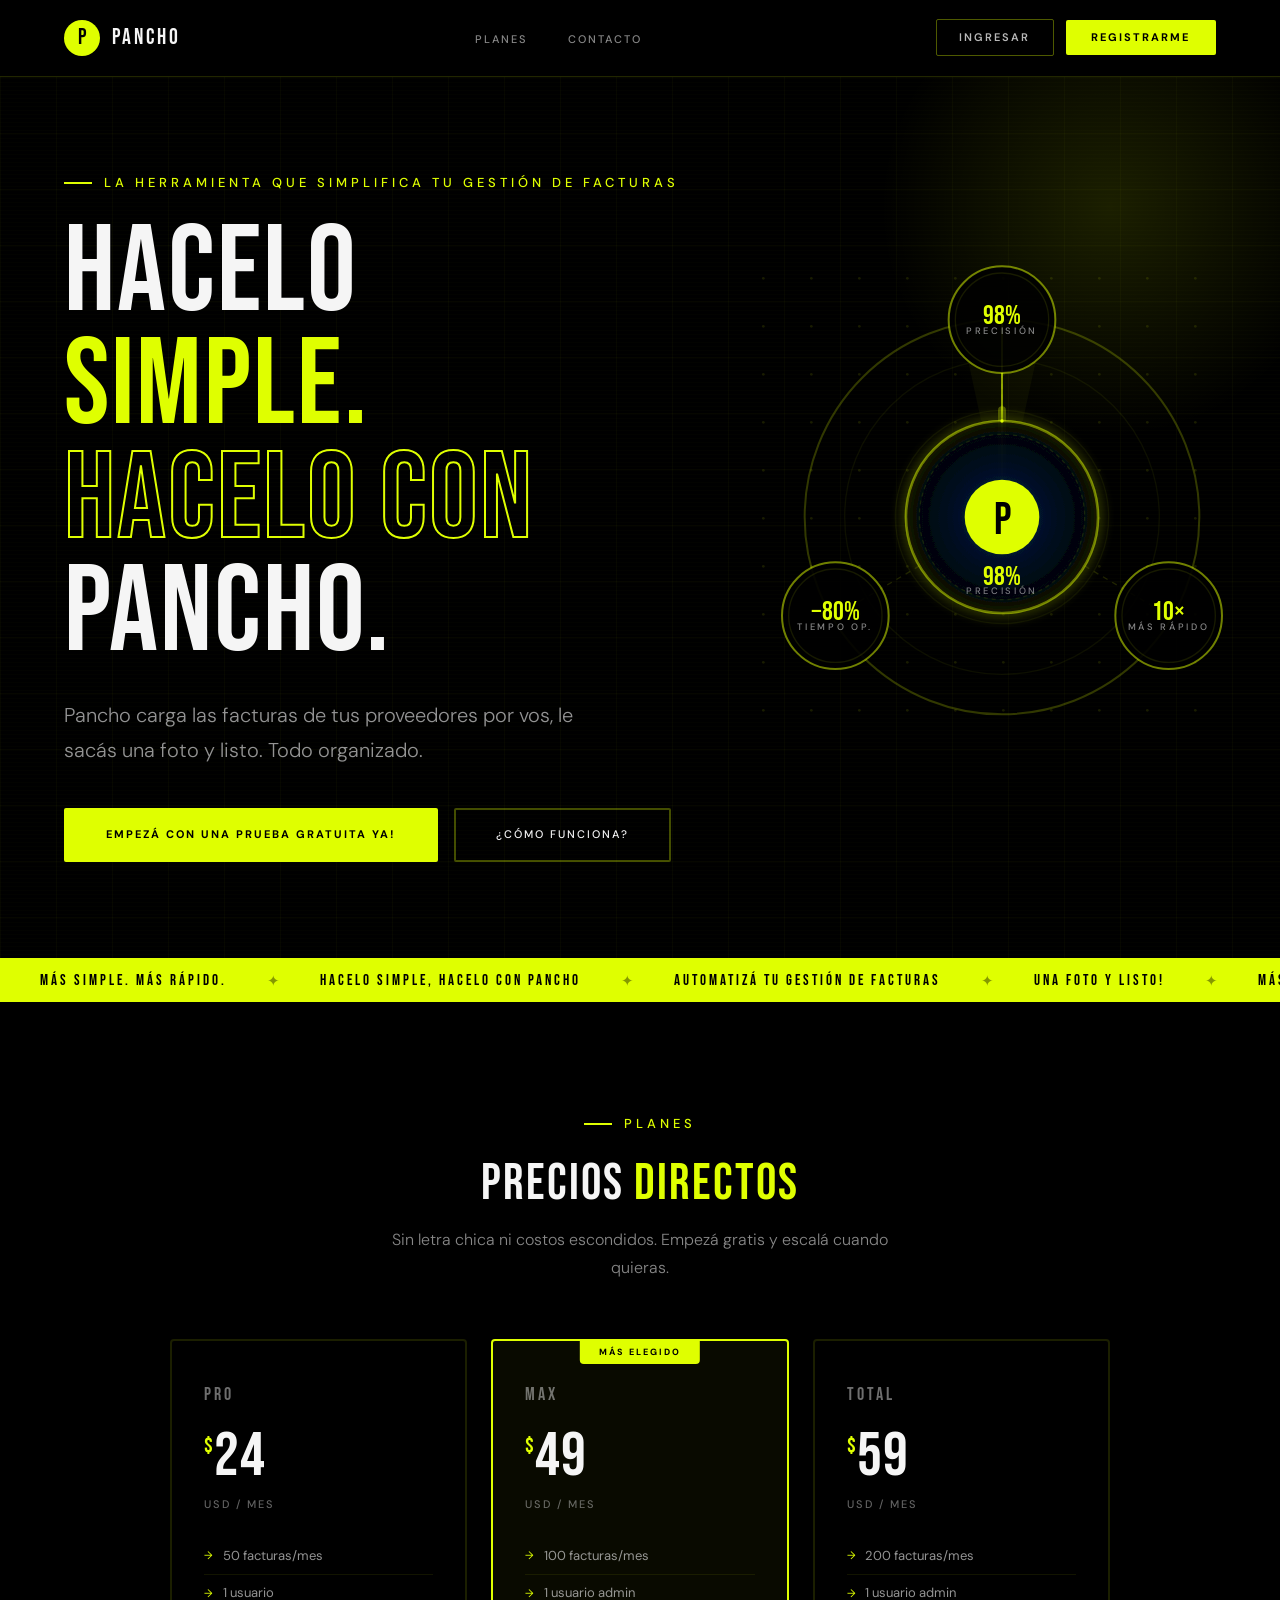
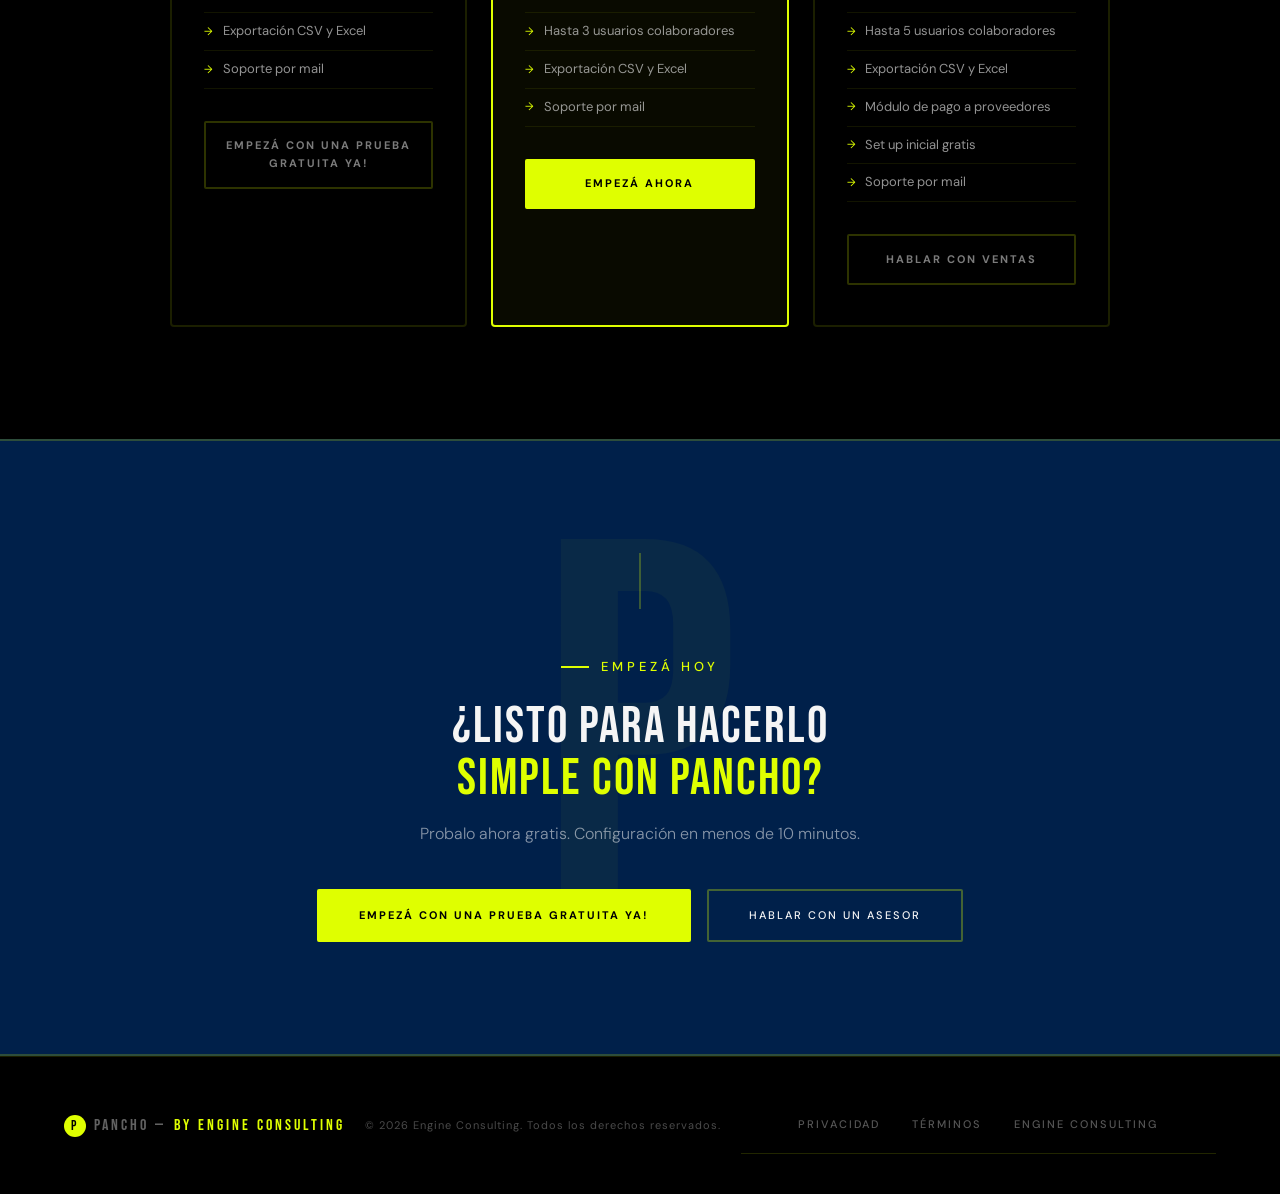
<file: index.html>
<!DOCTYPE html>
<html lang="es">
<head>
<meta charset="UTF-8">
<meta name="viewport" content="width=device-width, initial-scale=1.0">
<meta name="description" content="Pancho — La herramienta que simplifica tu gestión de facturas.">
<meta property="og:title"       content="Pancho — Hacelo Simple.">
<meta property="og:description" content="Cargá las facturas de tus proveedores con una foto. Todo organizado.">
<meta property="og:image"       content="https://pancho-landing.vercel.app/og-image.png">
<meta property="og:url"         content="https://pancho-landing.vercel.app">
<meta property="og:type"        content="website">
<meta name="twitter:card"        content="summary_large_image">
<meta name="twitter:title"       content="Pancho — Hacelo Simple.">
<meta name="twitter:description" content="La plataforma que simplifica tu gestión de facturas.">
<link rel="icon" href="data:image/svg+xml,<svg xmlns='http://www.w3.org/2000/svg' viewBox='0 0 100 100'><circle cx='50' cy='50' r='50' fill='%23DFFF00'/><text y='.9em' font-size='70' x='50%' dominant-baseline='middle' text-anchor='middle' font-family='sans-serif' font-weight='bold'>P</text></svg>">
<title>Pancho — Hacelo Simple.</title>
<link rel="preconnect" href="https://fonts.googleapis.com">
<link rel="preconnect" href="https://fonts.gstatic.com" crossorigin>
<link href="https://fonts.googleapis.com/css2?family=Bebas+Neue&family=DM+Sans:wght@300;400;500;700&display=swap" rel="stylesheet">
<link rel="stylesheet" href="css/main.css">
<link rel="stylesheet" href="css/landing.css">
</head>
<body>

<nav>
  <a href="#" class="nav-logo">
    <div class="logo-mark"><span>P</span></div>
    <div class="logo-text">PANCHO</div>
  </a>
  <ul id="nav-menu">
    <li><a href="#planes">Planes</a></li>
    <li><a href="#contacto">Contacto</a></li>
  </ul>
  <button class="nav-toggle" id="nav-toggle" aria-label="Abrir menú">
    <span></span><span></span><span></span>
  </button>
  <div class="nav-auth">
    <a href="login.html" class="btn-nav-ghost">Ingresar</a>
    <a href="register.html" class="btn-nav">Registrarme</a>
  </div>
</nav>

<section class="hero">
  <div class="hero-grid"></div>
  <div class="hero-glow"></div>
  <div class="hero-content">
    <div class="tag">La herramienta que simplifica tu gestión de facturas</div>
    <h1>
      HACELO
      <span class="accent">SIMPLE.</span>
      <span class="outline">HACELO CON</span>
      PANCHO.
    </h1>
    <p class="hero-sub">
      Pancho carga las facturas de tus proveedores por vos, le sacás una foto y listo. Todo organizado.
    </p>
    <div class="btn-group">
      <a href="register.html" class="btn-primary">Empezá con una prueba gratuita ya!</a>
      <a href="#contacto" class="btn-ghost">¿Cómo funciona?</a>
    </div>
  </div>

  <div class="kpi-orbital" role="img" aria-label="Métricas: 98% precisión, 10× más rápido, −80% tiempo operativo">
    <svg viewBox="0 0 360 360" fill="none" xmlns="http://www.w3.org/2000/svg">
      <defs>
        <pattern id="dot-grid" width="36" height="36" patternUnits="userSpaceOnUse">
          <circle cx="1" cy="1" r="1" fill="rgba(223,255,0,0.1)"/>
        </pattern>
        <radialGradient id="center-grad" cx="50%" cy="50%" r="50%">
          <stop offset="0%"   stop-color="#00204A" stop-opacity="0.95"/>
          <stop offset="100%" stop-color="#000"    stop-opacity="0.8"/>
        </radialGradient>
        <filter id="lima-glow">
          <feGaussianBlur stdDeviation="5" result="blur"/>
          <feMerge><feMergeNode in="blur"/><feMergeNode in="SourceGraphic"/></feMerge>
        </filter>
      </defs>
      <rect width="360" height="360" fill="url(#dot-grid)"/>
      <circle cx="180" cy="180" r="80"  stroke="rgba(223,255,0,0.06)" stroke-width="1" fill="none"/>
      <circle cx="180" cy="180" r="118" stroke="rgba(223,255,0,0.06)" stroke-width="1" fill="none"/>
      <circle class="pulse-ring" cx="180" cy="180" r="148" stroke="rgba(223,255,0,0.22)" stroke-width="1.5" fill="none"/>
      <g class="radar-sweep">
        <line x1="180" y1="180" x2="180" y2="32"  stroke="rgba(223,255,0,0.6)" stroke-width="1.5" stroke-linecap="round"/>
        <line x1="180" y1="180" x2="180" y2="100" stroke="rgba(223,255,0,0.3)" stroke-width="6"   stroke-linecap="round"/>
        <path d="M 180 180 L 150 42 A 148 148 0 0 1 210 42 Z" fill="rgba(223,255,0,0.04)"/>
      </g>
      <g opacity="0.35">
        <line x1="180" y1="180" x2="180" y2="32"  stroke="rgba(223,255,0,0.4)" stroke-width="1" stroke-dasharray="4 4"/>
        <line x1="180" y1="180" x2="305" y2="254" stroke="rgba(223,255,0,0.4)" stroke-width="1" stroke-dasharray="4 4"/>
        <line x1="180" y1="180" x2="55"  y2="254" stroke="rgba(223,255,0,0.4)" stroke-width="1" stroke-dasharray="4 4"/>
      </g>
      <g class="bubble-group-1">
        <g class="bubble-inner-1" style="transform-origin:180px 32px">
          <circle cx="180" cy="32" r="40" fill="rgba(0,0,0,0.9)" stroke="rgba(223,255,0,0.5)" stroke-width="1.5"/>
          <circle cx="180" cy="32" r="35" fill="none" stroke="rgba(223,255,0,0.1)" stroke-width="1"/>
          <text x="180" y="28" font-family="Bebas Neue, sans-serif" font-size="20" fill="#DFFF00" text-anchor="middle" dominant-baseline="middle">98%</text>
          <text x="180" y="43" font-family="DM Sans, sans-serif" font-size="7" font-weight="500" fill="rgba(245,245,245,0.55)" text-anchor="middle" letter-spacing="2">PRECISIÓN</text>
        </g>
      </g>
      <g class="bubble-group-2">
        <g class="bubble-inner-2" style="transform-origin:305px 254px">
          <circle cx="305" cy="254" r="40" fill="rgba(0,0,0,0.9)" stroke="rgba(223,255,0,0.5)" stroke-width="1.5"/>
          <circle cx="305" cy="254" r="35" fill="none" stroke="rgba(223,255,0,0.1)" stroke-width="1"/>
          <text x="305" y="250" font-family="Bebas Neue, sans-serif" font-size="20" fill="#DFFF00" text-anchor="middle" dominant-baseline="middle">10×</text>
          <text x="305" y="265" font-family="DM Sans, sans-serif" font-size="7" font-weight="500" fill="rgba(245,245,245,0.55)" text-anchor="middle" letter-spacing="2">MÁS RÁPIDO</text>
        </g>
      </g>
      <g class="bubble-group-3">
        <g class="bubble-inner-3" style="transform-origin:55px 254px">
          <circle cx="55" cy="254" r="40" fill="rgba(0,0,0,0.9)" stroke="rgba(223,255,0,0.5)" stroke-width="1.5"/>
          <circle cx="55" cy="254" r="35" fill="none" stroke="rgba(223,255,0,0.1)" stroke-width="1"/>
          <text x="55" y="250" font-family="Bebas Neue, sans-serif" font-size="20" fill="#DFFF00" text-anchor="middle" dominant-baseline="middle">−80%</text>
          <text x="55" y="265" font-family="DM Sans, sans-serif" font-size="7" font-weight="500" fill="rgba(245,245,245,0.55)" text-anchor="middle" letter-spacing="2">TIEMPO OP.</text>
        </g>
      </g>
      <circle cx="180" cy="180" r="72" fill="url(#center-grad)" stroke="rgba(223,255,0,0.45)" stroke-width="2" filter="url(#lima-glow)"/>
      <circle cx="180" cy="180" r="62" fill="none" stroke="rgba(223,255,0,0.1)" stroke-width="1" stroke-dasharray="3 3"/>
      <circle cx="180" cy="180" r="28" fill="#DFFF00"/>
      <text x="180" y="181" font-family="Bebas Neue, sans-serif" font-size="34" fill="#000000" text-anchor="middle" dominant-baseline="middle">P</text>
      <g id="kpi-center">
        <text id="kpi-num"   x="180" y="224" font-family="Bebas Neue, sans-serif" font-size="20" fill="#DFFF00" text-anchor="middle" dominant-baseline="middle">98%</text>
        <text id="kpi-label" x="180" y="238" font-family="DM Sans, sans-serif" font-size="7" font-weight="500" fill="rgba(245,245,245,0.5)" text-anchor="middle" letter-spacing="2">PRECISIÓN</text>
      </g>
      <circle id="kpi-arc" cx="180" cy="180" r="72"
        fill="none" stroke="#DFFF00" stroke-width="2.5" stroke-linecap="round"
        stroke-dasharray="0 452" stroke-dashoffset="0"/>
    </svg>
  </div>
</section>

<div class="ticker" aria-hidden="true">
  <div class="ticker-track">
    <span class="ticker-item">MÁS SIMPLE. MÁS RÁPIDO.</span><span class="ticker-sep">✦</span>
    <span class="ticker-item">HACELO SIMPLE, HACELO CON PANCHO</span><span class="ticker-sep">✦</span>
    <span class="ticker-item">AUTOMATIZÁ TU GESTIÓN DE FACTURAS</span><span class="ticker-sep">✦</span>
    <span class="ticker-item">UNA FOTO Y LISTO!</span><span class="ticker-sep">✦</span>
    <span class="ticker-item">MÁS SIMPLE. MÁS RÁPIDO.</span><span class="ticker-sep">✦</span>
    <span class="ticker-item">HACELO SIMPLE, HACELO CON PANCHO</span><span class="ticker-sep">✦</span>
    <span class="ticker-item">AUTOMATIZÁ TU GESTIÓN DE FACTURAS</span><span class="ticker-sep">✦</span>
    <span class="ticker-item">UNA FOTO Y LISTO!</span><span class="ticker-sep">✦</span>
  </div>
</div>

<section id="planes" class="pricing">
  <div class="tag">Planes</div>
  <h2>Precios <em>directos</em></h2>
  <p class="section-lead">Sin letra chica ni costos escondidos. Empezá gratis y escalá cuando quieras.</p>
  <div class="pricing-grid">

    <div class="plan fade-up">
      <div class="plan-name">Pro</div>
      <div class="plan-price"><sup>$</sup>24</div>
      <div class="plan-period">USD / mes</div>
      <ul class="plan-features">
        <li>50 facturas/mes</li>
        <li>1 usuario</li>
        <li>Exportación CSV y Excel</li>
        <li>Soporte por mail</li>
      </ul>
      <a href="register.html" class="btn-plan btn-plan-outline">Empezá con una prueba gratuita ya!</a>
    </div>

    <div class="plan featured fade-up" style="transition-delay:.12s">
      <div class="plan-badge">Más elegido</div>
      <div class="plan-name">Max</div>
      <div class="plan-price"><sup>$</sup>49</div>
      <div class="plan-period">USD / mes</div>
      <ul class="plan-features">
        <li>100 facturas/mes</li>
        <li>1 usuario admin</li>
        <li>Hasta 3 usuarios colaboradores</li>
        <li>Exportación CSV y Excel</li>
        <li>Soporte por mail</li>
      </ul>
      <a href="register.html" class="btn-plan btn-plan-lima">Empezá ahora</a>
    </div>

    <div class="plan fade-up" style="transition-delay:.24s">
      <div class="plan-name">Total</div>
      <div class="plan-price"><sup>$</sup>59</div>
      <div class="plan-period">USD / mes</div>
      <ul class="plan-features">
        <li>200 facturas/mes</li>
        <li>1 usuario admin</li>
        <li>Hasta 5 usuarios colaboradores</li>
        <li>Exportación CSV y Excel</li>
        <li>Módulo de pago a proveedores</li>
        <li>Set up inicial gratis</li>
        <li>Soporte por mail</li>
      </ul>
      <a href="https://wa.me/543364297328" target="_blank" rel="noopener noreferrer" class="btn-plan btn-plan-outline">Hablar con ventas</a>
    </div>

  </div>
</section>

<section class="cta-section" id="contacto">
  <div class="divider"></div>
  <div class="tag">Empezá hoy</div>
  <h2>¿Listo para hacerlo<br><em>simple con Pancho?</em></h2>
  <p class="section-lead">Probalo ahora gratis. Configuración en menos de 10 minutos.</p>
  <div class="btn-group">
    <a href="register.html" class="btn-primary">Empezá con una prueba gratuita ya!</a>
    <a href="https://wa.me/543364297328" target="_blank" rel="noopener noreferrer" class="btn-ghost">Hablar con un asesor</a>
  </div>
</section>

<footer>
  <a href="#" class="footer-brand">
    <div class="logo-mark-sm"><span>P</span></div>
    PANCHO — <em>by Engine Consulting</em>
  </a>
  <p class="footer-copy">© 2026 Engine Consulting. Todos los derechos reservados.</p>
  <nav class="footer-links" aria-label="Footer">
    <a href="#">Privacidad</a>
    <a href="#">Términos</a>
    <a href="https://www.engineconsulting.com.ar" target="_blank" rel="noopener noreferrer">Engine Consulting</a>
  </nav>
</footer>

<script src="js/main.js"></script>
</body>
</html>
</file>
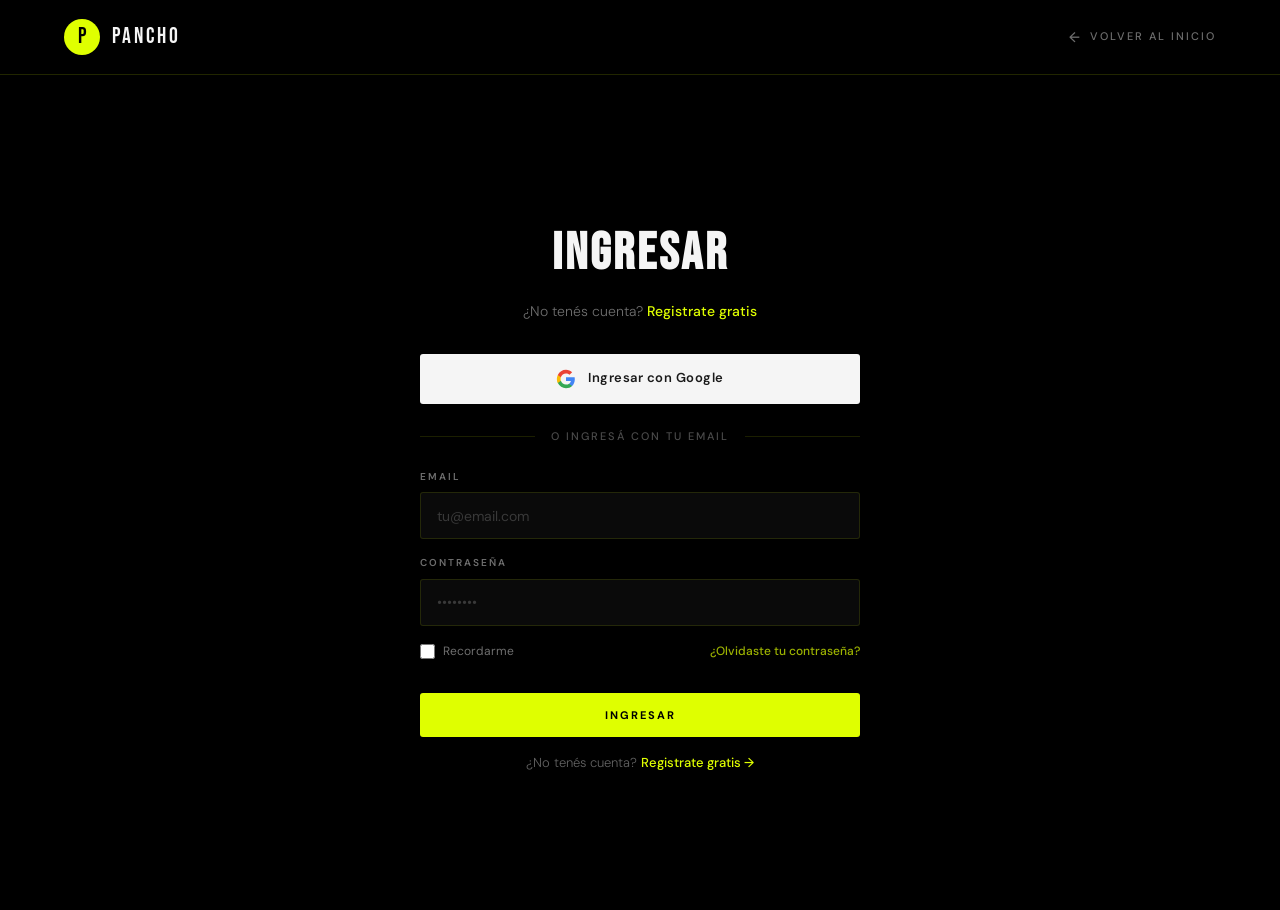
<file: login.html>
<!DOCTYPE html>
<html lang="es">
<head>
<meta charset="UTF-8">
<meta name="viewport" content="width=device-width, initial-scale=1.0">
<title>Ingresar — Pancho</title>
<link rel="icon" href="data:image/svg+xml,<svg xmlns='http://www.w3.org/2000/svg' viewBox='0 0 100 100'><circle cx='50' cy='50' r='50' fill='%23DFFF00'/><text y='.9em' font-size='70' x='50%' dominant-baseline='middle' text-anchor='middle' font-family='sans-serif' font-weight='bold'>P</text></svg>">
<link rel="preconnect" href="https://fonts.googleapis.com">
<link rel="preconnect" href="https://fonts.gstatic.com" crossorigin>
<link href="https://fonts.googleapis.com/css2?family=Bebas+Neue&family=DM+Sans:wght@300;400;500;700&display=swap" rel="stylesheet">
<link rel="stylesheet" href="css/main.css">
<link rel="stylesheet" href="css/auth.css">
<style>
  /* Login: form-box más angosto que register */
  .form-box { max-width: 440px; }
</style>
</head>
<body>

<nav>
  <a href="index.html" class="nav-logo">
    <div class="logo-mark"><span>P</span></div>
    <div class="logo-text">PANCHO</div>
  </a>
  <a href="index.html" class="nav-back">Volver al inicio</a>
</nav>

<div class="page">
  <div class="form-box">

    <div class="form-header">
      <h1 class="form-title">Ingresar</h1>
      <p class="form-subtitle">¿No tenés cuenta? <a href="register.html">Registrate gratis</a></p>
    </div>

    <!-- Botón Google — el Client ID vive en el backend, nunca acá -->
    <a href="#" class="btn-google" id="btn-google-login">
      <svg class="google-icon" viewBox="0 0 24 24" xmlns="http://www.w3.org/2000/svg" aria-hidden="true">
        <path d="M22.56 12.25c0-.78-.07-1.53-.2-2.25H12v4.26h5.92c-.26 1.37-1.04 2.53-2.21 3.31v2.77h3.57c2.08-1.92 3.28-4.74 3.28-8.09z" fill="#4285F4"/>
        <path d="M12 23c2.97 0 5.46-.98 7.28-2.66l-3.57-2.77c-.98.66-2.23 1.06-3.71 1.06-2.86 0-5.29-1.93-6.16-4.53H2.18v2.84C3.99 20.53 7.7 23 12 23z" fill="#34A853"/>
        <path d="M5.84 14.09c-.22-.66-.35-1.36-.35-2.09s.13-1.43.35-2.09V7.07H2.18C1.43 8.55 1 10.22 1 12s.43 3.45 1.18 4.93l3.66-2.84z" fill="#FBBC05"/>
        <path d="M12 5.38c1.62 0 3.06.56 4.21 1.64l3.15-3.15C17.45 2.09 14.97 1 12 1 7.7 1 3.99 3.47 2.18 7.07l3.66 2.84c.87-2.6 3.3-4.53 6.16-4.53z" fill="#EA4335"/>
      </svg>
      Ingresar con Google
    </a>

    <div class="divider-or"><span>o ingresá con tu email</span></div>

    <!-- Error message -->
    <p id="form-error" style="display:none; color:#ff4444; font-size:13px; margin-bottom:1rem; text-align:center;"></p>

    <form id="login-form" novalidate>
      <div class="field">
        <label for="email">Email</label>
        <input type="email" id="email" name="email" placeholder="tu@email.com" required autocomplete="email">
      </div>
      <div class="field">
        <label for="password">Contraseña</label>
        <input type="password" id="password" name="password" placeholder="••••••••" required autocomplete="current-password">
      </div>
      <div class="field-row">
        <label><input type="checkbox" name="remember"> Recordarme</label>
        <a href="#">¿Olvidaste tu contraseña?</a>
      </div>
      <button type="submit" class="btn-submit">Ingresar</button>
    </form>

    <p class="form-footer">¿No tenés cuenta? <a href="register.html">Registrate gratis →</a></p>

  </div>
</div>

<script src="js/auth.js"></script>
</body>
</html>
</file>
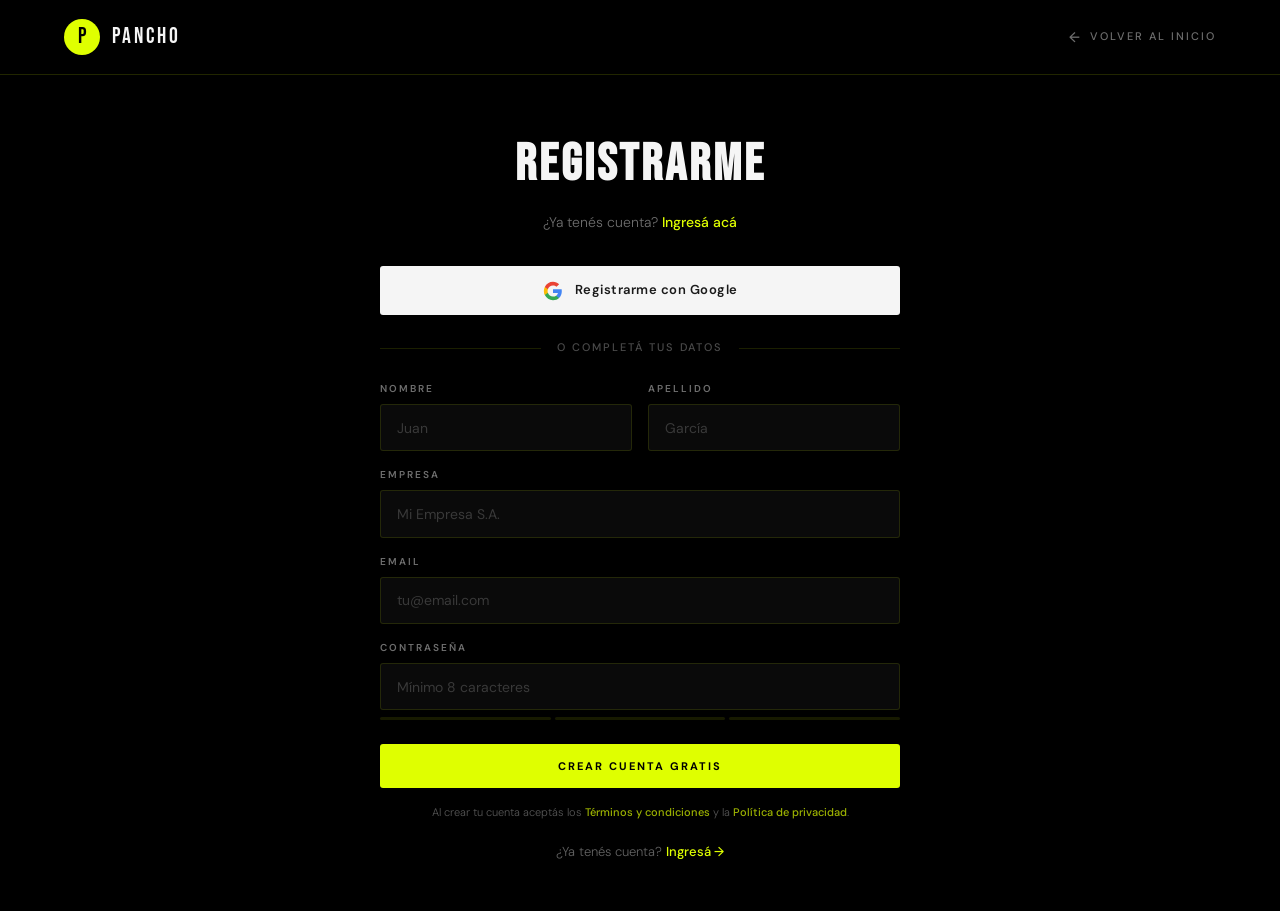
<file: register.html>
<!DOCTYPE html>
<html lang="es">
<head>
<meta charset="UTF-8">
<meta name="viewport" content="width=device-width, initial-scale=1.0">
<title>Registrarme — Pancho</title>
<link rel="icon" href="data:image/svg+xml,<svg xmlns='http://www.w3.org/2000/svg' viewBox='0 0 100 100'><circle cx='50' cy='50' r='50' fill='%23DFFF00'/><text y='.9em' font-size='70' x='50%' dominant-baseline='middle' text-anchor='middle' font-family='sans-serif' font-weight='bold'>P</text></svg>">
<link rel="preconnect" href="https://fonts.googleapis.com">
<link rel="preconnect" href="https://fonts.gstatic.com" crossorigin>
<link href="https://fonts.googleapis.com/css2?family=Bebas+Neue&family=DM+Sans:wght@300;400;500;700&display=swap" rel="stylesheet">
<link rel="stylesheet" href="css/main.css">
<link rel="stylesheet" href="css/auth.css">
<style>
  /* Register: form-box un poco más ancho por los campos extra */
  .form-box { max-width: 520px; }
</style>
</head>
<body>

<nav>
  <a href="index.html" class="nav-logo">
    <div class="logo-mark"><span>P</span></div>
    <div class="logo-text">PANCHO</div>
  </a>
  <a href="index.html" class="nav-back">Volver al inicio</a>
</nav>

<div class="page">
  <div class="form-box">

    <div class="form-header">
      <h1 class="form-title">Registrarme</h1>
      <p class="form-subtitle">¿Ya tenés cuenta? <a href="login.html">Ingresá acá</a></p>
    </div>

    <!-- Botón Google — el Client ID vive en el backend, nunca acá -->
    <a href="#" class="btn-google" id="btn-google-register">
      <svg class="google-icon" viewBox="0 0 24 24" xmlns="http://www.w3.org/2000/svg" aria-hidden="true">
        <path d="M22.56 12.25c0-.78-.07-1.53-.2-2.25H12v4.26h5.92c-.26 1.37-1.04 2.53-2.21 3.31v2.77h3.57c2.08-1.92 3.28-4.74 3.28-8.09z" fill="#4285F4"/>
        <path d="M12 23c2.97 0 5.46-.98 7.28-2.66l-3.57-2.77c-.98.66-2.23 1.06-3.71 1.06-2.86 0-5.29-1.93-6.16-4.53H2.18v2.84C3.99 20.53 7.7 23 12 23z" fill="#34A853"/>
        <path d="M5.84 14.09c-.22-.66-.35-1.36-.35-2.09s.13-1.43.35-2.09V7.07H2.18C1.43 8.55 1 10.22 1 12s.43 3.45 1.18 4.93l3.66-2.84z" fill="#FBBC05"/>
        <path d="M12 5.38c1.62 0 3.06.56 4.21 1.64l3.15-3.15C17.45 2.09 14.97 1 12 1 7.7 1 3.99 3.47 2.18 7.07l3.66 2.84c.87-2.6 3.3-4.53 6.16-4.53z" fill="#EA4335"/>
      </svg>
      Registrarme con Google
    </a>

    <div class="divider-or"><span>o completá tus datos</span></div>

    <!-- Error message -->
    <p id="form-error" style="display:none; color:#ff4444; font-size:13px; margin-bottom:1rem; text-align:center;"></p>

    <form id="register-form" novalidate>

      <!-- HONEYPOT: invisible para humanos, visible para bots
           El backend rechaza cualquier envío donde este campo tenga valor -->
      <div class="hp-field" aria-hidden="true">
        <label for="hp_website">No completar</label>
        <input type="text" id="hp_website" name="hp_website" tabindex="-1" autocomplete="off">
      </div>

      <div class="fields-row">
        <div class="field">
          <label for="nombre">Nombre</label>
          <input type="text" id="nombre" name="nombre" placeholder="Juan" required autocomplete="given-name">
        </div>
        <div class="field">
          <label for="apellido">Apellido</label>
          <input type="text" id="apellido" name="apellido" placeholder="García" required autocomplete="family-name">
        </div>
      </div>

      <div class="field">
        <label for="empresa">Empresa</label>
        <input type="text" id="empresa" name="empresa" placeholder="Mi Empresa S.A." required autocomplete="organization">
      </div>

      <div class="field">
        <label for="email">Email</label>
        <input type="email" id="email" name="email" placeholder="tu@email.com" required autocomplete="email">
      </div>

      <div class="field">
        <label for="password">Contraseña</label>
        <input type="password" id="password" name="password" placeholder="Mínimo 8 caracteres" required autocomplete="new-password">
        <div class="password-strength">
          <div class="strength-bar" id="bar1"></div>
          <div class="strength-bar" id="bar2"></div>
          <div class="strength-bar" id="bar3"></div>
        </div>
        <div class="strength-label" id="strength-label"></div>
      </div>

      <button type="submit" class="btn-submit">Crear cuenta gratis</button>

      <p class="terms-note">
        Al crear tu cuenta aceptás los
        <a href="#">Términos y condiciones</a> y la
        <a href="#">Política de privacidad</a>.
      </p>

    </form>

    <p class="form-footer">¿Ya tenés cuenta? <a href="login.html">Ingresá →</a></p>

  </div>
</div>

<script src="js/auth.js"></script>
</body>
</html>
</file>
<file: css/main.css>
/* ============================================================
   PANCHO — main.css
   Variables globales, reset, nav, footer, botones compartidos
   ============================================================ */

*, *::before, *::after { margin: 0; padding: 0; box-sizing: border-box; }

:root {
  --lima:              #DFFF00;
  --negro:             #000000;
  --azul:              #00204A;
  --papel:             #F5F5F5;
  --lima-dim:          rgba(223,255,0,0.18);
  --lima-border:       rgba(223,255,0,0.35);
  --lima-border-hover: rgba(223,255,0,0.7);
  --borde-sutil:       rgba(223,255,0,0.15);
}

html { scroll-behavior: smooth; }

body {
  background: var(--negro);
  color: var(--papel);
  /* Fuentes servidas localmente — ver /css/fonts/ */
  font-family: 'DM Sans', sans-serif;
  font-weight: 300;
  line-height: 1.6;
  overflow-x: hidden;
}

/* ── NAV ── */
nav {
  padding: 1.2rem 5%;
  display: flex;
  justify-content: space-between;
  align-items: center;
  border-bottom: 1px solid var(--borde-sutil);
  background: rgba(0,0,0,0.96);
  position: sticky;
  top: 0;
  z-index: 100;
  backdrop-filter: blur(10px);
}

.nav-logo { display: flex; align-items: center; gap: 12px; text-decoration: none; }

.logo-mark {
  width: 36px; height: 36px;
  background: var(--lima);
  border-radius: 50%;
  display: flex; align-items: center; justify-content: center;
  flex-shrink: 0;
  transition: transform .3s;
}
.logo-mark:hover { transform: scale(1.1); }
.logo-mark span {
  font-family: 'Bebas Neue', sans-serif;
  font-size: 22px;
  color: var(--negro);
  line-height: 1;
  user-select: none;
}

.logo-text {
  font-family: 'Bebas Neue', sans-serif;
  font-size: 22px;
  letter-spacing: 3px;
  color: var(--papel);
  line-height: 1;
}

nav ul { list-style: none; display: flex; gap: 2.5rem; }
nav ul a {
  color: rgba(245,245,245,0.55);
  text-decoration: none;
  font-size: 11px;
  letter-spacing: 2px;
  text-transform: uppercase;
  font-weight: 500;
  transition: color .25s;
}
nav ul a:hover { color: var(--lima); }

.btn-nav {
  background: var(--lima);
  border: none;
  color: var(--negro);
  padding: .55rem 1.6rem;
  font-family: 'DM Sans', sans-serif;
  font-size: 11px;
  font-weight: 700;
  letter-spacing: 2px;
  text-transform: uppercase;
  cursor: pointer;
  border-radius: 2px;
  transition: all .25s;
  text-decoration: none;
  display: inline-block;
}
.btn-nav:hover { background: #fff; transform: translateY(-1px); }

.btn-nav-ghost {
  background: transparent;
  border: 1.5px solid rgba(223,255,0,0.35);
  color: rgba(245,245,245,0.75);
  padding: .55rem 1.4rem;
  font-family: 'DM Sans', sans-serif;
  font-size: 11px;
  font-weight: 600;
  letter-spacing: 2px;
  text-transform: uppercase;
  cursor: pointer;
  border-radius: 2px;
  transition: all .25s;
  text-decoration: none;
  display: inline-block;
}
.btn-nav-ghost:hover { border-color: var(--lima); color: var(--lima); transform: translateY(-1px); }

.nav-auth { display: flex; align-items: center; gap: .75rem; }

.nav-toggle { display: none; flex-direction: column; gap: 5px; background: none; border: none; cursor: pointer; padding: 4px; }
.nav-toggle span { display: block; width: 24px; height: 2px; background: var(--lima); transition: all .3s; }

/* ── FOOTER ── */
footer {
  padding: 2.5rem 5%;
  background: var(--negro);
  border-top: 1px solid rgba(223,255,0,0.12);
  display: flex;
  justify-content: space-between;
  align-items: center;
  flex-wrap: wrap;
  gap: 1rem;
}

.footer-brand {
  font-family: 'Bebas Neue', sans-serif;
  font-size: 16px;
  letter-spacing: 3px;
  color: rgba(245,245,245,0.4);
  text-decoration: none;
  display: flex;
  align-items: center;
  gap: 8px;
}
.footer-brand .logo-mark-sm {
  width: 22px; height: 22px;
  background: var(--lima);
  border-radius: 50%;
  display: flex; align-items: center; justify-content: center;
}
.footer-brand .logo-mark-sm span {
  font-family: 'Bebas Neue', sans-serif;
  font-size: 14px;
  color: var(--negro);
  line-height: 1;
}
.footer-brand em { color: var(--lima); font-style: normal; }

.footer-copy {
  font-size: 11px;
  color: rgba(245,245,245,0.3);
  letter-spacing: 1px;
  font-weight: 400;
}

.footer-links { display: flex; gap: 2rem; }
.footer-links a {
  color: rgba(245,245,245,0.35);
  text-decoration: none;
  font-size: 11px;
  letter-spacing: 2px;
  text-transform: uppercase;
  font-weight: 500;
  transition: color .25s;
}
.footer-links a:hover { color: var(--lima); }

/* ── BOTONES GLOBALES ── */
.btn-primary {
  background: var(--lima);
  color: var(--negro);
  padding: 1rem 2.5rem;
  font-family: 'DM Sans', sans-serif;
  font-size: 11px;
  letter-spacing: 2px;
  text-transform: uppercase;
  font-weight: 700;
  cursor: pointer;
  border: 2px solid var(--lima);
  border-radius: 2px;
  transition: all .25s;
  text-decoration: none;
  display: inline-block;
  position: relative;
  overflow: hidden;
}
.btn-primary::after {
  content: '';
  position: absolute;
  inset: 0;
  background: rgba(0,0,0,0.12);
  transform: scaleX(0);
  transform-origin: left;
  transition: transform .25s;
}
.btn-primary:hover::after { transform: scaleX(1); }
.btn-primary:hover { transform: translateY(-2px); box-shadow: 0 8px 24px rgba(223,255,0,0.3); }

.btn-ghost {
  background: transparent;
  border: 2px solid rgba(223,255,0,0.3);
  color: var(--papel);
  padding: 1rem 2.5rem;
  font-family: 'DM Sans', sans-serif;
  font-size: 11px;
  letter-spacing: 2px;
  text-transform: uppercase;
  font-weight: 500;
  cursor: pointer;
  border-radius: 2px;
  transition: all .25s;
  text-decoration: none;
  display: inline-block;
}
.btn-ghost:hover { border-color: var(--lima); color: var(--lima); transform: translateY(-2px); }

/* ── UTILIDADES ── */
.tag {
  font-size: 13px;
  letter-spacing: 4px;
  text-transform: uppercase;
  color: var(--lima);
  margin-bottom: 1.5rem;
  display: flex;
  align-items: center;
  gap: 12px;
  font-weight: 500;
}
.tag::before {
  content: '';
  display: block;
  width: 28px;
  height: 2px;
  background: var(--lima);
  flex-shrink: 0;
}

.fade-up {
  opacity: 0;
  transform: translateY(28px);
  transition: opacity .6s ease, transform .6s ease;
}
.fade-up.visible { opacity: 1; transform: translateY(0); }

/* ── RESPONSIVE ── */
@media (max-width: 900px) {
  nav ul { display: none; }
  nav ul.open {
    display: flex;
    flex-direction: column;
    position: absolute;
    top: 100%;
    left: 0; right: 0;
    background: rgba(0,0,0,0.98);
    padding: 1.5rem 5%;
    border-bottom: 1px solid rgba(223,255,0,0.15);
    gap: 1.5rem;
  }
  .nav-toggle { display: flex; }
  .btn-nav { display: none; }
  .nav-auth { display: none; }
  footer { flex-direction: column; text-align: center; }
  .footer-links { justify-content: center; }
}
</file>
<file: css/landing.css>
/* ============================================================
   PANCHO — landing.css
   Estilos específicos de index.html
   ============================================================ */

/* ── HERO ── */
.hero {
  min-height: 90vh;
  display: flex;
  align-items: center;
  padding: 6rem 5%;
  position: relative;
  overflow: hidden;
}
.hero::before {
  content: '';
  position: absolute;
  inset: 0;
  background: repeating-linear-gradient(
    0deg, transparent, transparent 3px,
    rgba(223,255,0,0.013) 3px, rgba(223,255,0,0.013) 4px
  );
  pointer-events: none;
  z-index: 0;
}
.hero-grid {
  position: absolute;
  inset: 0;
  background-image:
    linear-gradient(rgba(223,255,0,0.05) 1px, transparent 1px),
    linear-gradient(90deg, rgba(223,255,0,0.05) 1px, transparent 1px);
  background-size: 56px 56px;
  opacity: 0.6;
}
.hero-glow {
  position: absolute;
  top: -120px; right: -80px;
  width: 500px; height: 500px;
  background: radial-gradient(circle, rgba(223,255,0,0.12) 0%, transparent 65%);
  pointer-events: none;
}
.hero-content { position: relative; max-width: 680px; z-index: 1; }

h1 {
  font-family: 'Bebas Neue', sans-serif;
  font-size: clamp(72px, 9.5vw, 136px);
  font-weight: 400;
  line-height: 0.93;
  color: var(--papel);
  margin-bottom: 1.8rem;
  letter-spacing: 2px;
}
h1 .accent { color: var(--lima); display: block; }
h1 .outline { -webkit-text-stroke: 2px var(--lima); color: transparent; display: block; }

.hero-sub {
  font-size: 20px;
  color: rgba(245,245,245,0.6);
  max-width: 520px;
  margin-bottom: 2.5rem;
  line-height: 1.75;
  font-weight: 300;
}
.btn-group { display: flex; gap: 1rem; flex-wrap: wrap; align-items: center; }

/* ── KPI ORBITAL ── */
.kpi-orbital {
  position: absolute;
  right: 3%; top: 50%;
  transform: translateY(-50%);
  width: 480px; height: 480px;
  z-index: 1;
}
.kpi-orbital svg { width: 100%; height: 100%; overflow: visible; }

@keyframes pulse-ring {
  0%, 100% { opacity: 0.4; }
  50%       { opacity: 0.9; }
}
.pulse-ring { animation: pulse-ring 3s ease-in-out infinite; }

@keyframes orbit-cw  { from { transform: rotate(0deg);   } to { transform: rotate(360deg);  } }
@keyframes orbit-ccw { from { transform: rotate(0deg);   } to { transform: rotate(-360deg); } }

.bubble-group-1 { animation: orbit-cw 14s linear infinite;        transform-origin: 180px 180px; }
.bubble-group-2 { animation: orbit-cw 14s linear infinite -4.67s; transform-origin: 180px 180px; }
.bubble-group-3 { animation: orbit-cw 14s linear infinite -9.33s; transform-origin: 180px 180px; }
.bubble-inner-1 { animation: orbit-ccw 14s linear infinite;        }
.bubble-inner-2 { animation: orbit-ccw 14s linear infinite -4.67s; }
.bubble-inner-3 { animation: orbit-ccw 14s linear infinite -9.33s; }

@keyframes arc-fill {
  0%    { stroke-dasharray:   0 452; }
  28%   { stroke-dasharray: 150 452; }
  33%   { stroke-dasharray: 452 452; }
  34%   { stroke-dasharray:   0 452; }
  61%   { stroke-dasharray: 150 452; }
  66%   { stroke-dasharray: 452 452; }
  67%   { stroke-dasharray:   0 452; }
  94%   { stroke-dasharray: 150 452; }
  99%   { stroke-dasharray: 452 452; }
  100%  { stroke-dasharray:   0 452; }
}
#kpi-arc {
  animation: arc-fill 9s linear infinite;
  transform: rotate(-90deg);
  transform-origin: 180px 180px;
}

@keyframes kpi-pop {
  0%   { opacity: 0; transform: scale(.8); }
  60%  { transform: scale(1.04); }
  100% { opacity: 1; transform: scale(1); }
}
.kpi-pop { animation: kpi-pop .4s ease forwards; }

@keyframes radar-sweep {
  from { transform: rotate(0deg); }
  to   { transform: rotate(360deg); }
}
.radar-sweep { transform-origin: 180px 180px; animation: radar-sweep 4s linear infinite; }

/* ── SECCIONES ── */
section { padding: 7rem 5%; }

h2 {
  font-family: 'Bebas Neue', sans-serif;
  font-size: clamp(36px, 4vw, 58px);
  font-weight: 400;
  color: var(--papel);
  line-height: 1;
  letter-spacing: 2px;
  margin-bottom: 1rem;
}
h2 em { font-style: normal; color: var(--lima); }

.section-lead {
  font-size: 16px;
  color: rgba(245,245,245,0.55);
  max-width: 520px;
  margin-bottom: 3.5rem;
  line-height: 1.8;
  font-weight: 300;
}

/* ── PRICING ── */
.pricing { text-align: center; }
.pricing .tag { justify-content: center; }
.pricing .section-lead { margin-left: auto; margin-right: auto; }

.pricing-grid {
  display: grid;
  grid-template-columns: repeat(3, 1fr);
  gap: 1.5rem;
  margin-top: 3.5rem;
  max-width: 940px;
  margin-left: auto;
  margin-right: auto;
}

.plan {
  border: 2px solid rgba(223,255,0,0.12);
  padding: 2.5rem 2rem;
  position: relative;
  transition: border-color .3s, transform .3s;
  text-align: left;
  border-radius: 4px;
}
.plan:hover { border-color: rgba(223,255,0,0.5); transform: translateY(-4px); }
.plan.featured { border-color: var(--lima); background: rgba(223,255,0,0.04); }

.plan-badge {
  position: absolute;
  top: -1px; left: 50%;
  transform: translateX(-50%);
  background: var(--lima);
  color: var(--negro);
  font-size: 9px;
  letter-spacing: 2px;
  text-transform: uppercase;
  font-weight: 700;
  padding: .3rem 1.2rem;
  white-space: nowrap;
  border-radius: 0 0 4px 4px;
  font-family: 'DM Sans', sans-serif;
}

.plan-name {
  font-family: 'Bebas Neue', sans-serif;
  font-size: 18px;
  letter-spacing: 3px;
  color: rgba(245,245,245,0.45);
  margin-bottom: 1rem;
}
.plan-price {
  font-family: 'Bebas Neue', sans-serif;
  font-size: 62px;
  font-weight: 400;
  color: var(--papel);
  line-height: 1;
  letter-spacing: 1px;
}
.plan-price sup {
  font-size: 22px;
  color: var(--lima);
  vertical-align: top;
  margin-top: 10px;
  display: inline-block;
}
.plan-period {
  font-size: 11px;
  color: rgba(245,245,245,0.4);
  letter-spacing: 2px;
  text-transform: uppercase;
  margin: .5rem 0 1.5rem;
  font-weight: 500;
}
.plan-features { list-style: none; margin-bottom: 2rem; }
.plan-features li {
  font-size: 13px;
  color: rgba(245,245,245,0.6);
  padding: .5rem 0;
  border-bottom: 1px solid rgba(223,255,0,0.08);
  display: flex;
  align-items: center;
  gap: .6rem;
  font-weight: 400;
}
.plan-features li::before { content: '→'; color: var(--lima); font-size: 11px; flex-shrink: 0; }

.btn-plan {
  display: block;
  width: 100%;
  padding: .9rem;
  font-family: 'DM Sans', sans-serif;
  font-size: 11px;
  letter-spacing: 2px;
  text-transform: uppercase;
  cursor: pointer;
  transition: all .25s;
  font-weight: 700;
  border-radius: 2px;
  text-align: center;
  text-decoration: none;
}
.btn-plan-outline {
  background: transparent;
  border: 2px solid rgba(223,255,0,0.2);
  color: rgba(245,245,245,0.5);
}
.btn-plan-outline:hover { border-color: var(--lima); color: var(--lima); }
.btn-plan-lima {
  background: var(--lima);
  border: 2px solid var(--lima);
  color: var(--negro);
}
.btn-plan-lima:hover { background: #fff; border-color: #fff; transform: translateY(-1px); }

/* ── CTA ── */
.cta-section {
  background: var(--azul);
  border-top: 2px solid rgba(223,255,0,0.2);
  border-bottom: 2px solid rgba(223,255,0,0.2);
  padding: 7rem 5%;
  text-align: center;
  position: relative;
  overflow: hidden;
}
.cta-section::before {
  content: 'P';
  position: absolute;
  font-family: 'Bebas Neue', sans-serif;
  font-size: 520px;
  color: rgba(223,255,0,0.04);
  left: 50%; top: 50%;
  transform: translate(-50%, -50%);
  line-height: 1;
  pointer-events: none;
  user-select: none;
}
.cta-section .tag    { justify-content: center; position: relative; z-index: 1; }
.cta-section h2      { position: relative; z-index: 1; }
.cta-section .section-lead { margin: 1rem auto 2.5rem; position: relative; z-index: 1; }
.cta-section .btn-group    { justify-content: center; position: relative; z-index: 1; }

.divider { width: 2px; height: 56px; background: rgba(223,255,0,0.25); margin: 0 auto 3rem; }

/* ── TICKER ── */
.ticker {
  background: var(--lima);
  color: var(--negro);
  padding: .55rem 0;
  overflow: hidden;
  white-space: nowrap;
}
.ticker-track {
  display: inline-flex;
  animation: ticker-scroll 22s linear infinite;
}
.ticker-item {
  font-family: 'Bebas Neue', sans-serif;
  font-size: 15px;
  letter-spacing: 3px;
  padding: 0 2.5rem;
}
.ticker-sep { font-size: 15px; opacity: 0.4; }

@keyframes ticker-scroll {
  from { transform: translateX(0); }
  to   { transform: translateX(-50%); }
}

/* ── RESPONSIVE ── */
@media (max-width: 900px) {
  .pricing-grid { grid-template-columns: 1fr; max-width: 420px; }
  .kpi-orbital  { display: none; }
}
</file>
<file: css/auth.css>
/* ============================================================
   PANCHO — auth.css
   Estilos compartidos: login.html y register.html
   ============================================================ */

html, body { min-height: 100%; }

/* ── BACK LINK (nav de auth) ── */
.nav-back {
  font-size: 11px;
  letter-spacing: 2px;
  text-transform: uppercase;
  color: rgba(245,245,245,0.45);
  text-decoration: none;
  font-weight: 500;
  transition: color .25s;
  display: flex;
  align-items: center;
  gap: 8px;
}
.nav-back:hover { color: var(--lima); }
.nav-back::before { content: '←'; font-size: 14px; }

/* ── LAYOUT ── */
.page {
  min-height: calc(100vh - 65px);
  display: flex;
  align-items: center;
  justify-content: center;
  padding: 3rem 1.5rem;
}

/* ── FORM BOX ── */
.form-box { width: 100%; }

.form-header {
  text-align: center;
  margin-bottom: 2rem;
}

.form-title {
  font-family: 'Bebas Neue', sans-serif;
  font-size: 52px;
  letter-spacing: 3px;
  color: var(--papel);
  margin-bottom: .3rem;
}

.form-subtitle {
  font-size: 14px;
  color: rgba(245,245,245,0.45);
  font-weight: 300;
}
.form-subtitle a {
  color: var(--lima);
  text-decoration: none;
  font-weight: 500;
  transition: opacity .25s;
}
.form-subtitle a:hover { opacity: .7; }

/* ── GOOGLE BUTTON ── */
.btn-google {
  display: flex;
  align-items: center;
  justify-content: center;
  gap: 12px;
  width: 100%;
  padding: .9rem 1.5rem;
  background: var(--papel);
  color: #1a1a1a;
  border: none;
  border-radius: 3px;
  font-family: 'DM Sans', sans-serif;
  font-size: 13px;
  font-weight: 600;
  letter-spacing: .5px;
  cursor: pointer;
  transition: all .25s;
  text-decoration: none;
  margin-bottom: 1.5rem;
}
.btn-google:hover {
  background: #fff;
  transform: translateY(-2px);
  box-shadow: 0 8px 24px rgba(223,255,0,0.15);
}
.google-icon { width: 20px; height: 20px; flex-shrink: 0; }

/* ── DIVIDER ── */
.divider-or {
  display: flex;
  align-items: center;
  gap: 1rem;
  margin-bottom: 1.5rem;
}
.divider-or::before, .divider-or::after {
  content: '';
  flex: 1;
  height: 1px;
  background: rgba(223,255,0,0.12);
}
.divider-or span {
  font-size: 11px;
  letter-spacing: 2px;
  text-transform: uppercase;
  color: rgba(245,245,245,0.3);
  font-weight: 500;
  white-space: nowrap;
}

/* ── FIELDS ── */
.fields-row { display: grid; grid-template-columns: 1fr 1fr; gap: 1rem; }

.field { margin-bottom: 1rem; }
.field label {
  display: block;
  font-size: 10px;
  letter-spacing: 2px;
  text-transform: uppercase;
  color: rgba(245,245,245,0.45);
  font-weight: 600;
  margin-bottom: .45rem;
}
.field input {
  width: 100%;
  background: #0a0a0a;
  border: 1.5px solid rgba(223,255,0,0.12);
  color: var(--papel);
  padding: .85rem 1rem;
  font-family: 'DM Sans', sans-serif;
  font-size: 14px;
  font-weight: 400;
  border-radius: 3px;
  outline: none;
  transition: border-color .25s;
}
.field input::placeholder { color: rgba(245,245,245,0.2); }
.field input:focus { border-color: rgba(223,255,0,0.5); }

/* ── FUERZA CONTRASEÑA ── */
.password-strength { margin-top: .4rem; display: flex; gap: 4px; }
.strength-bar {
  height: 3px;
  flex: 1;
  background: rgba(223,255,0,0.1);
  border-radius: 2px;
  transition: background .3s;
}
.strength-bar.active-weak   { background: #ff4444; }
.strength-bar.active-medium { background: #ffaa00; }
.strength-bar.active-strong { background: var(--lima); }
.strength-label {
  font-size: 10px;
  letter-spacing: 1px;
  color: rgba(245,245,245,0.35);
  margin-top: .3rem;
  text-align: right;
}

/* ── RECORDARME / OLVIDÉ ── */
.field-row {
  display: flex;
  justify-content: space-between;
  align-items: center;
  margin: .25rem 0 1.5rem;
}
.field-row label {
  display: flex;
  align-items: center;
  gap: 8px;
  font-size: 12px;
  color: rgba(245,245,245,0.45);
  cursor: pointer;
  font-weight: 400;
  letter-spacing: 0;
  text-transform: none;
}
.field-row input[type="checkbox"] {
  width: 15px;
  height: 15px;
  accent-color: var(--lima);
  cursor: pointer;
}
.field-row a {
  font-size: 12px;
  color: rgba(223,255,0,0.7);
  text-decoration: none;
  font-weight: 500;
  transition: color .25s;
}
.field-row a:hover { color: var(--lima); }

/* ── SUBMIT ── */
.btn-submit {
  width: 100%;
  padding: .95rem;
  background: var(--lima);
  color: var(--negro);
  border: none;
  border-radius: 3px;
  font-family: 'DM Sans', sans-serif;
  font-size: 11px;
  font-weight: 700;
  letter-spacing: 2px;
  text-transform: uppercase;
  cursor: pointer;
  transition: all .25s;
  margin-top: .5rem;
  margin-bottom: 1rem;
}
.btn-submit:hover {
  background: #fff;
  transform: translateY(-2px);
  box-shadow: 0 8px 24px rgba(223,255,0,0.25);
}

/* ── TÉRMINOS / FOOTER ── */
.terms-note {
  font-size: 11px;
  color: rgba(245,245,245,0.35);
  text-align: center;
  line-height: 1.6;
  margin-bottom: 1.25rem;
}
.terms-note a {
  color: rgba(223,255,0,0.7);
  text-decoration: none;
  font-weight: 500;
  transition: color .25s;
}
.terms-note a:hover { color: var(--lima); }

.form-footer {
  text-align: center;
  font-size: 13px;
  color: rgba(245,245,245,0.4);
}
.form-footer a {
  color: var(--lima);
  text-decoration: none;
  font-weight: 500;
}

/* ── HONEYPOT — oculto visualmente y para lectores ── */
.hp-field {
  position: absolute;
  left: -9999px;
  opacity: 0;
  pointer-events: none;
  tab-index: -1;
}

/* ── RESPONSIVE ── */
@media (max-width: 480px) {
  .fields-row { grid-template-columns: 1fr; }
  .form-title { font-size: 42px; }
  .form-box { max-width: 100%; }
}
</file>
